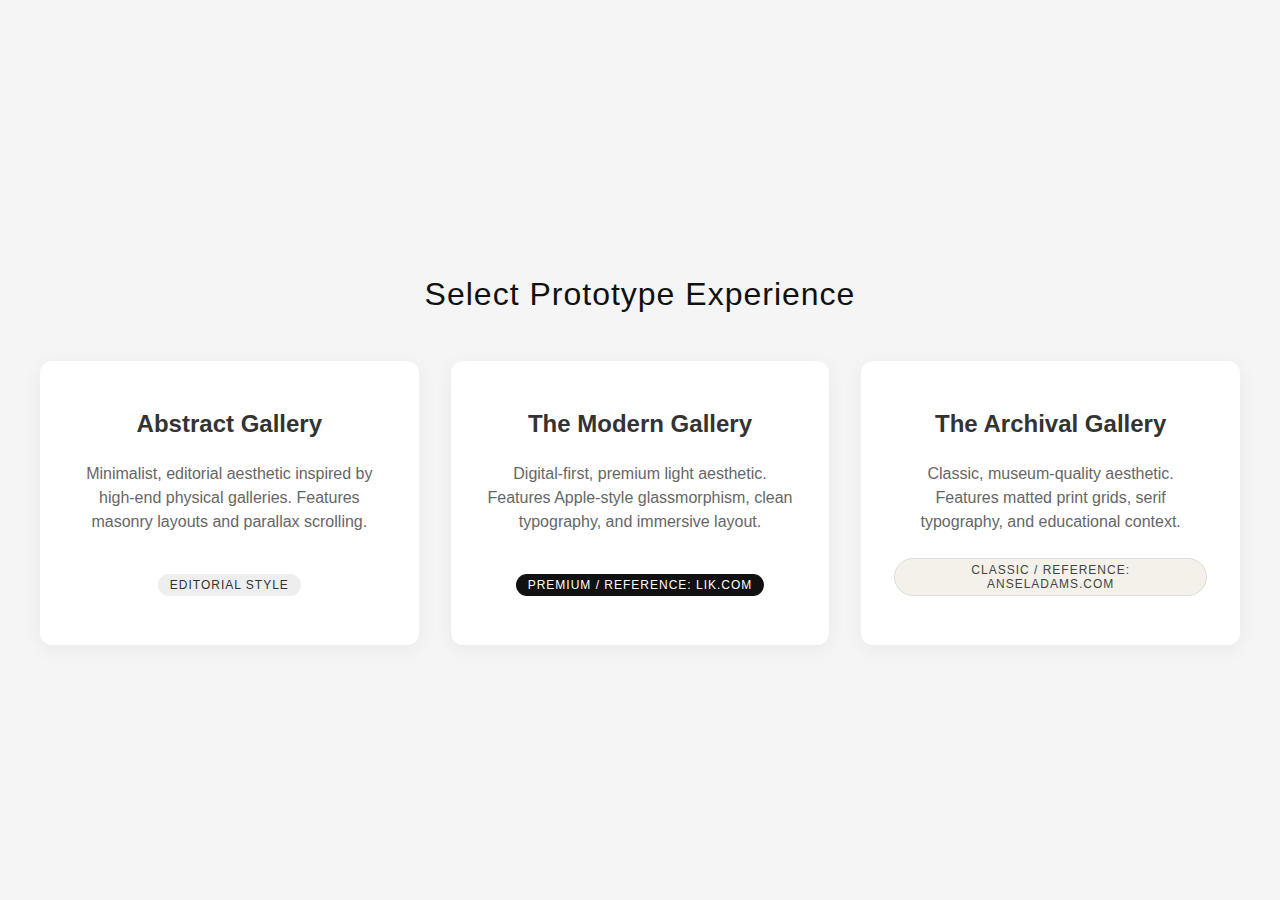
<file: index.html>
<!DOCTYPE html>
<html lang="en">

<head>
    <meta charset="UTF-8">
    <meta name="viewport" content="width=device-width, initial-scale=1.0">
    <title>Christian Nørgaard - Prototype Selection</title>
    <style>
        body {
            font-family: -apple-system, BlinkMacSystemFont, "Segoe UI", Roboto, Helvetica, Arial, sans-serif;
            background-color: #f5f5f5;
            display: flex;
            justify-content: center;
            align-items: center;
            height: 100vh;
            margin: 0;
            color: #333;
        }

        .container {
            text-align: center;
            max-width: 1200px;
            width: 100%;
            padding: 2rem;
        }

        h1 {
            font-weight: 300;
            margin-bottom: 3rem;
            color: #111;
            letter-spacing: 1px;
        }

        .card-grid {
            display: grid;
            grid-template-columns: repeat(auto-fit, minmax(300px, 1fr));
            gap: 2rem;
        }

        .card {
            background: white;
            padding: 3rem 2rem;
            border-radius: 12px;
            box-shadow: 0 4px 20px rgba(0, 0, 0, 0.05);
            text-decoration: none;
            color: inherit;
            transition: transform 0.2s, box-shadow 0.2s;
            border: 1px solid transparent;
            display: flex;
            flex-direction: column;
            align-items: center;
        }

        .card:hover {
            transform: translateY(-5px);
            box-shadow: 0 10px 30px rgba(0, 0, 0, 0.1);
            border-color: #eee;
        }

        .card h2 {
            margin-top: 0;
            margin-bottom: 0.5rem;
            font-size: 1.5rem;
        }

        .card p {
            color: #666;
            margin-bottom: 1.5rem;
            line-height: 1.5;
        }

        .tag {
            display: inline-block;
            padding: 0.25rem 0.75rem;
            border-radius: 50px;
            font-size: 0.75rem;
            text-transform: uppercase;
            letter-spacing: 1px;
            background: #f0f0f0;
            color: #555;
            margin-top: auto;
        }

        .card.abstract .tag {
            background: #eee;
            color: #333;
        }

        .card.ai .tag {
            background: #111;
            color: #fff;
        }

        .card.ansel .tag {
            background: #f4f1ea;
            color: #444;
            border: 1px solid #ddd;
        }

        @media (min-width: 900px) {
            .card-grid {
                grid-template-columns: repeat(3, 1fr);
            }
        }

        @media (max-width: 600px) {
            .card-grid {
                grid-template-columns: 1fr;
            }
        }
    </style>
</head>

<body>

    <div class="container">
        <h1>Select Prototype Experience</h1>

        <div class="card-grid">
            <a href="prototype1/index.html" target="_blank" class="card abstract">
                <h2>Abstract Gallery</h2>
                <p>Minimalist, editorial aesthetic inspired by high-end physical galleries. Features masonry layouts and
                    parallax scrolling.</p>
                <span class="tag">Editorial Style</span>
            </a>

            <a href="prototype2/index.html" target="_blank" class="card ai">
                <h2>The Modern Gallery</h2>
                <p>Digital-first, premium light aesthetic. Features Apple-style glassmorphism, clean typography, and
                    immersive layout.</p>
                <span class="tag">Premium / Reference: Lik.com</span>
            </a>

            <a href="prototype3/index.html" target="_blank" class="card ansel">
                <h2>The Archival Gallery</h2>
                <p>Classic, museum-quality aesthetic. Features matted print grids, serif typography, and educational
                    context.</p>
                <span class="tag">Classic / Reference: AnselAdams.com</span>
            </a>
        </div>
    </div>

</body>

</html>
</file>
